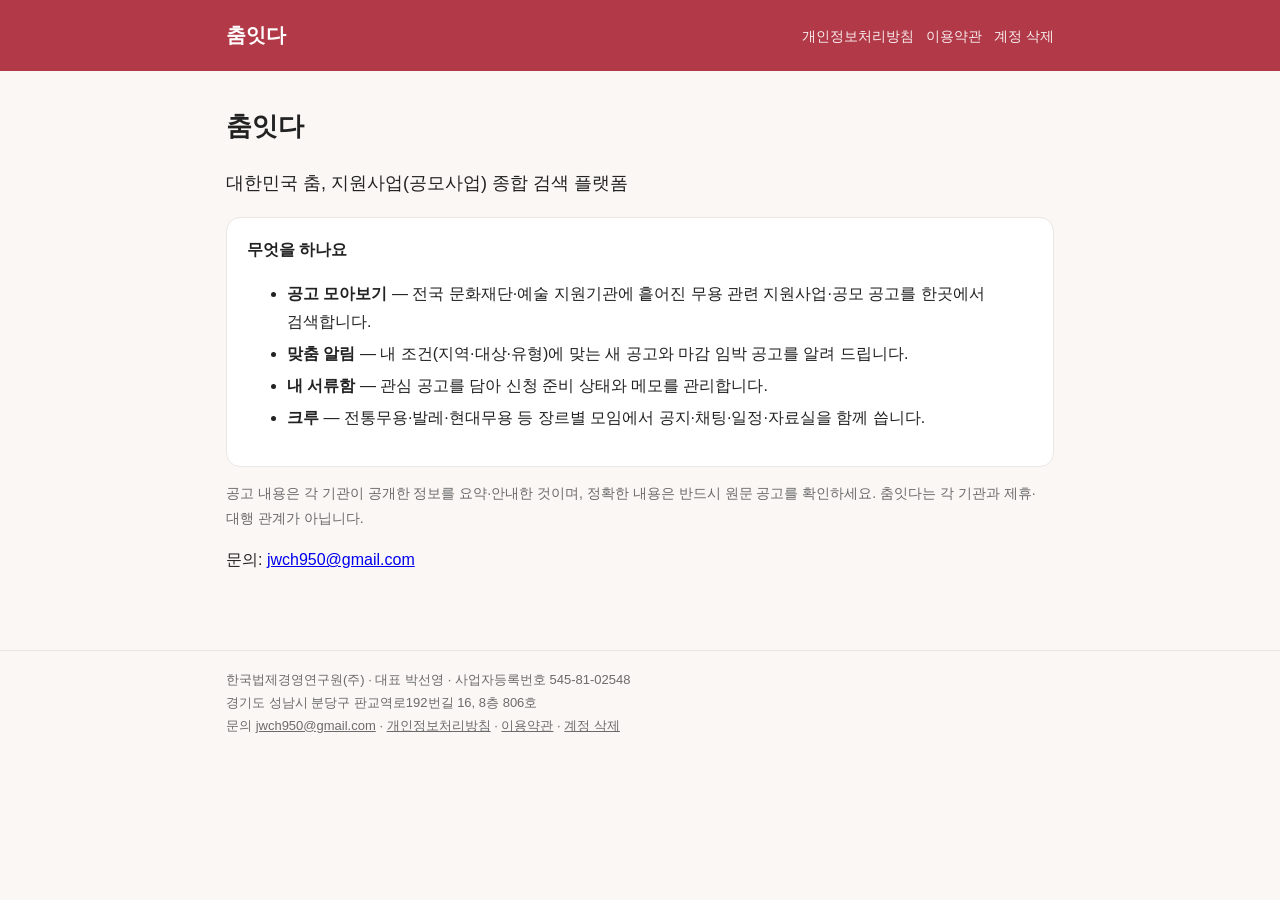
<file: index.html>
<!doctype html><html lang="ko"><head><meta charset="utf-8"><meta name="viewport" content="width=device-width,initial-scale=1"><link rel="stylesheet" href="/style.css"><title>춤잇다 — 대한민국 춤 지원사업 종합 검색</title><meta name="description" content="대한민국 춤, 지원사업(공모사업) 종합 검색 플랫폼 춤잇다"></head><body><header><div class="in"><a class="logo" href="/">춤잇다</a><nav><a href="/privacy.html">개인정보처리방침</a><a href="/terms.html">이용약관</a><a href="/delete-account.html">계정 삭제</a></nav></div></header><main>
<h1>춤잇다</h1><p style="font-size:18px">대한민국 춤, 지원사업(공모사업) 종합 검색 플랫폼</p>
<div class="box"><h3 style="margin-top:0">무엇을 하나요</h3><ul>
<li><b>공고 모아보기</b> — 전국 문화재단·예술 지원기관에 흩어진 무용 관련 지원사업·공모 공고를 한곳에서 검색합니다.</li>
<li><b>맞춤 알림</b> — 내 조건(지역·대상·유형)에 맞는 새 공고와 마감 임박 공고를 알려 드립니다.</li>
<li><b>내 서류함</b> — 관심 공고를 담아 신청 준비 상태와 메모를 관리합니다.</li>
<li><b>크루</b> — 전통무용·발레·현대무용 등 장르별 모임에서 공지·채팅·일정·자료실을 함께 씁니다.</li></ul></div>
<p class="muted">공고 내용은 각 기관이 공개한 정보를 요약·안내한 것이며, 정확한 내용은 반드시 원문 공고를 확인하세요. 춤잇다는 각 기관과 제휴·대행 관계가 아닙니다.</p>
<p>문의: <a href="mailto:jwch950@gmail.com">jwch950@gmail.com</a></p></main><footer><div class="in">한국법제경영연구원(주) · 대표 박선영 · 사업자등록번호 545-81-02548<br>경기도 성남시 분당구 판교역로192번길 16, 8층 806호<br>문의 <a href="mailto:jwch950@gmail.com">jwch950@gmail.com</a> · <a href="/privacy.html">개인정보처리방침</a> · <a href="/terms.html">이용약관</a> · <a href="/delete-account.html">계정 삭제</a></div></footer></body></html>
</file>
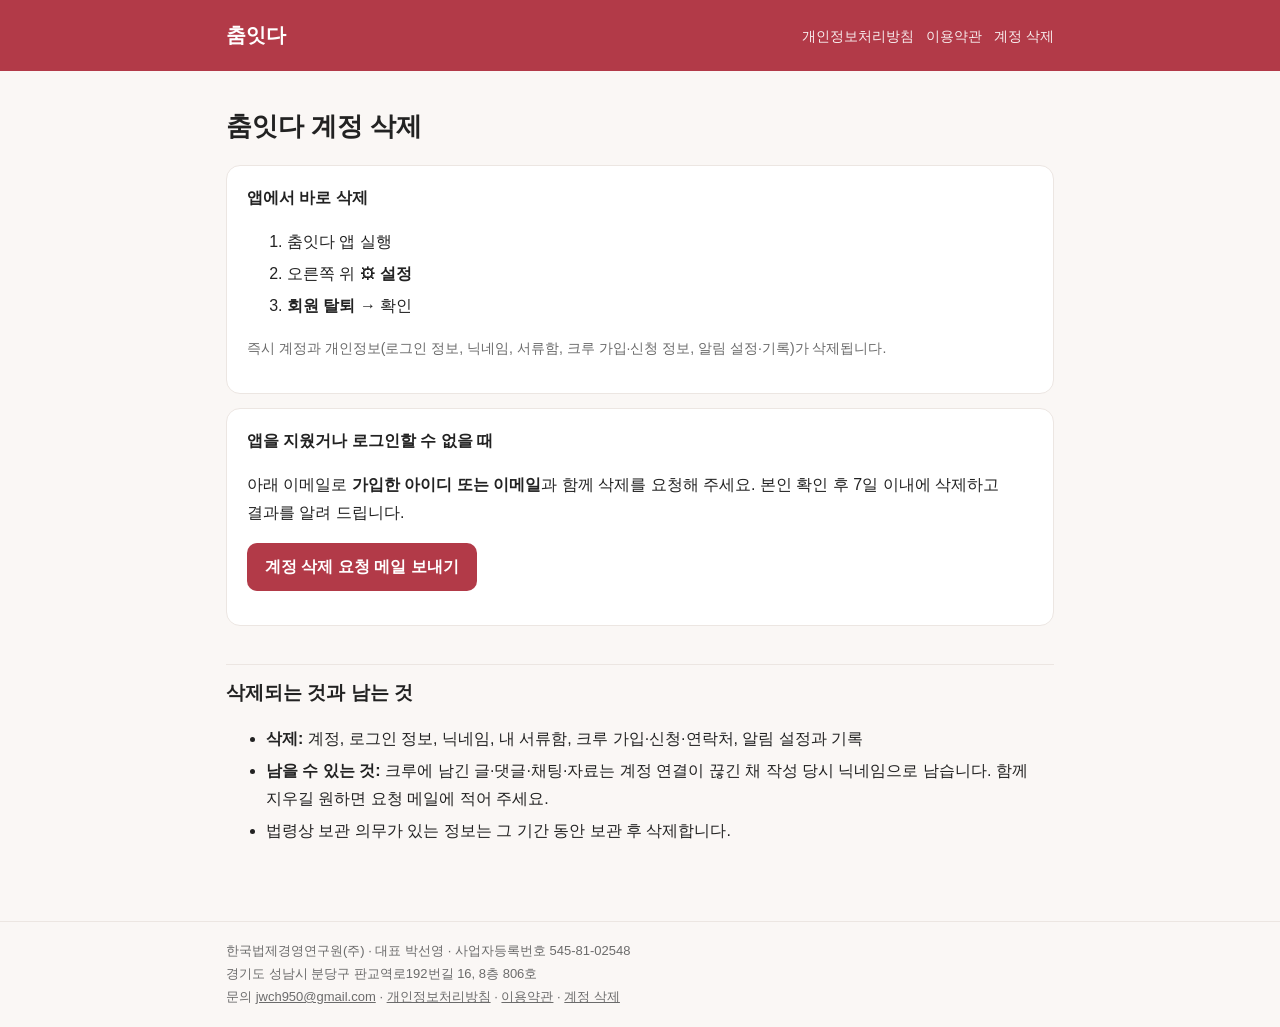
<file: delete-account.html>
<!doctype html><html lang="ko"><head><meta charset="utf-8"><meta name="viewport" content="width=device-width,initial-scale=1"><link rel="stylesheet" href="/style.css"><title>계정 삭제 — 춤잇다</title><meta name="description" content="춤잇다 계정 및 데이터 삭제 방법"></head><body><header><div class="in"><a class="logo" href="/">춤잇다</a><nav><a href="/privacy.html">개인정보처리방침</a><a href="/terms.html">이용약관</a><a href="/delete-account.html">계정 삭제</a></nav></div></header><main>
<h1>춤잇다 계정 삭제</h1>
<div class="box"><h3 style="margin-top:0">앱에서 바로 삭제</h3><ol><li>춤잇다 앱 실행</li><li>오른쪽 위 <b>⚙ 설정</b></li><li><b>회원 탈퇴</b> → 확인</li></ol><p class="muted">즉시 계정과 개인정보(로그인 정보, 닉네임, 서류함, 크루 가입·신청 정보, 알림 설정·기록)가 삭제됩니다.</p></div>
<div class="box"><h3 style="margin-top:0">앱을 지웠거나 로그인할 수 없을 때</h3><p>아래 이메일로 <b>가입한 아이디 또는 이메일</b>과 함께 삭제를 요청해 주세요. 본인 확인 후 7일 이내에 삭제하고 결과를 알려 드립니다.</p><p><a class="btn" href="mailto:jwch950@gmail.com?subject=%EC%B6%A4%EC%9E%87%EB%8B%A4%20%EA%B3%84%EC%A0%95%20%EC%82%AD%EC%A0%9C%20%EC%9A%94%EC%B2%AD">계정 삭제 요청 메일 보내기</a></p></div>
<h2>삭제되는 것과 남는 것</h2><ul><li><b>삭제:</b> 계정, 로그인 정보, 닉네임, 내 서류함, 크루 가입·신청·연락처, 알림 설정과 기록</li><li><b>남을 수 있는 것:</b> 크루에 남긴 글·댓글·채팅·자료는 계정 연결이 끊긴 채 작성 당시 닉네임으로 남습니다. 함께 지우길 원하면 요청 메일에 적어 주세요.</li><li>법령상 보관 의무가 있는 정보는 그 기간 동안 보관 후 삭제합니다.</li></ul></main><footer><div class="in">한국법제경영연구원(주) · 대표 박선영 · 사업자등록번호 545-81-02548<br>경기도 성남시 분당구 판교역로192번길 16, 8층 806호<br>문의 <a href="mailto:jwch950@gmail.com">jwch950@gmail.com</a> · <a href="/privacy.html">개인정보처리방침</a> · <a href="/terms.html">이용약관</a> · <a href="/delete-account.html">계정 삭제</a></div></footer></body></html>
</file>
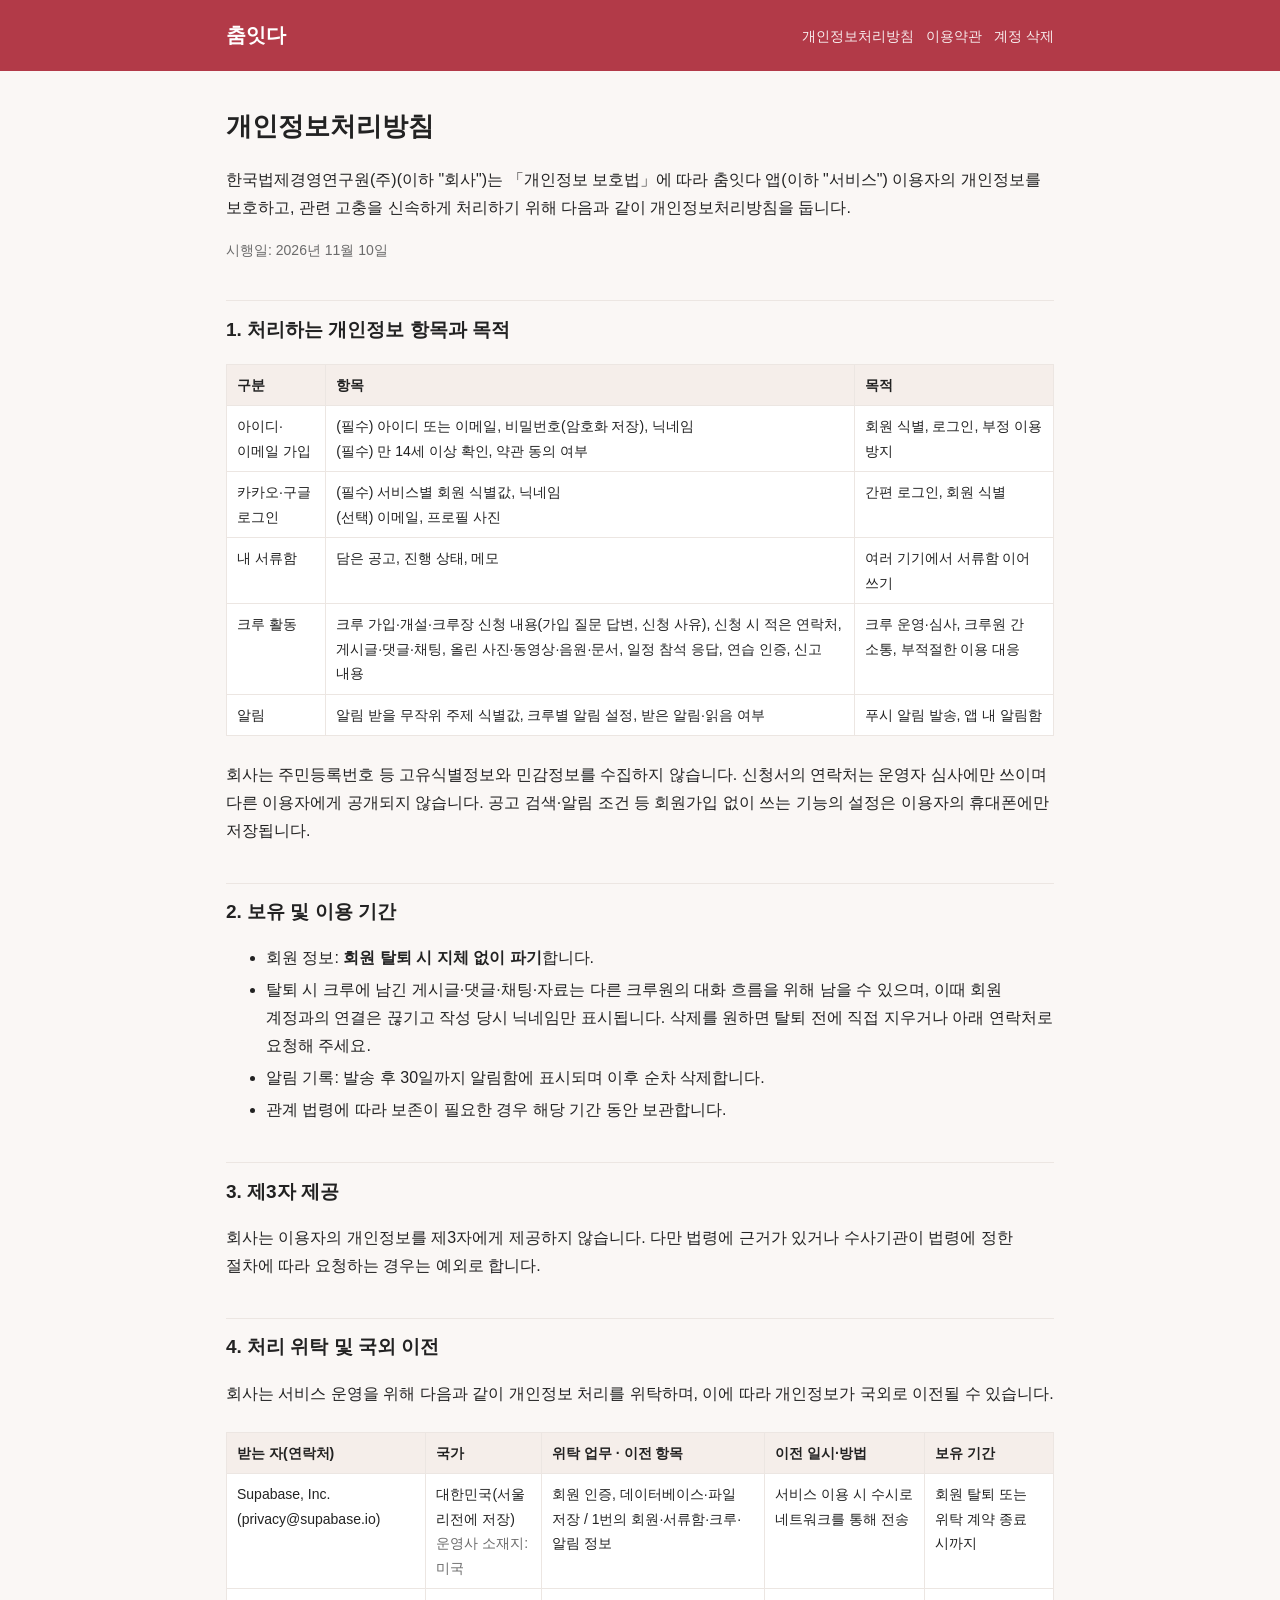
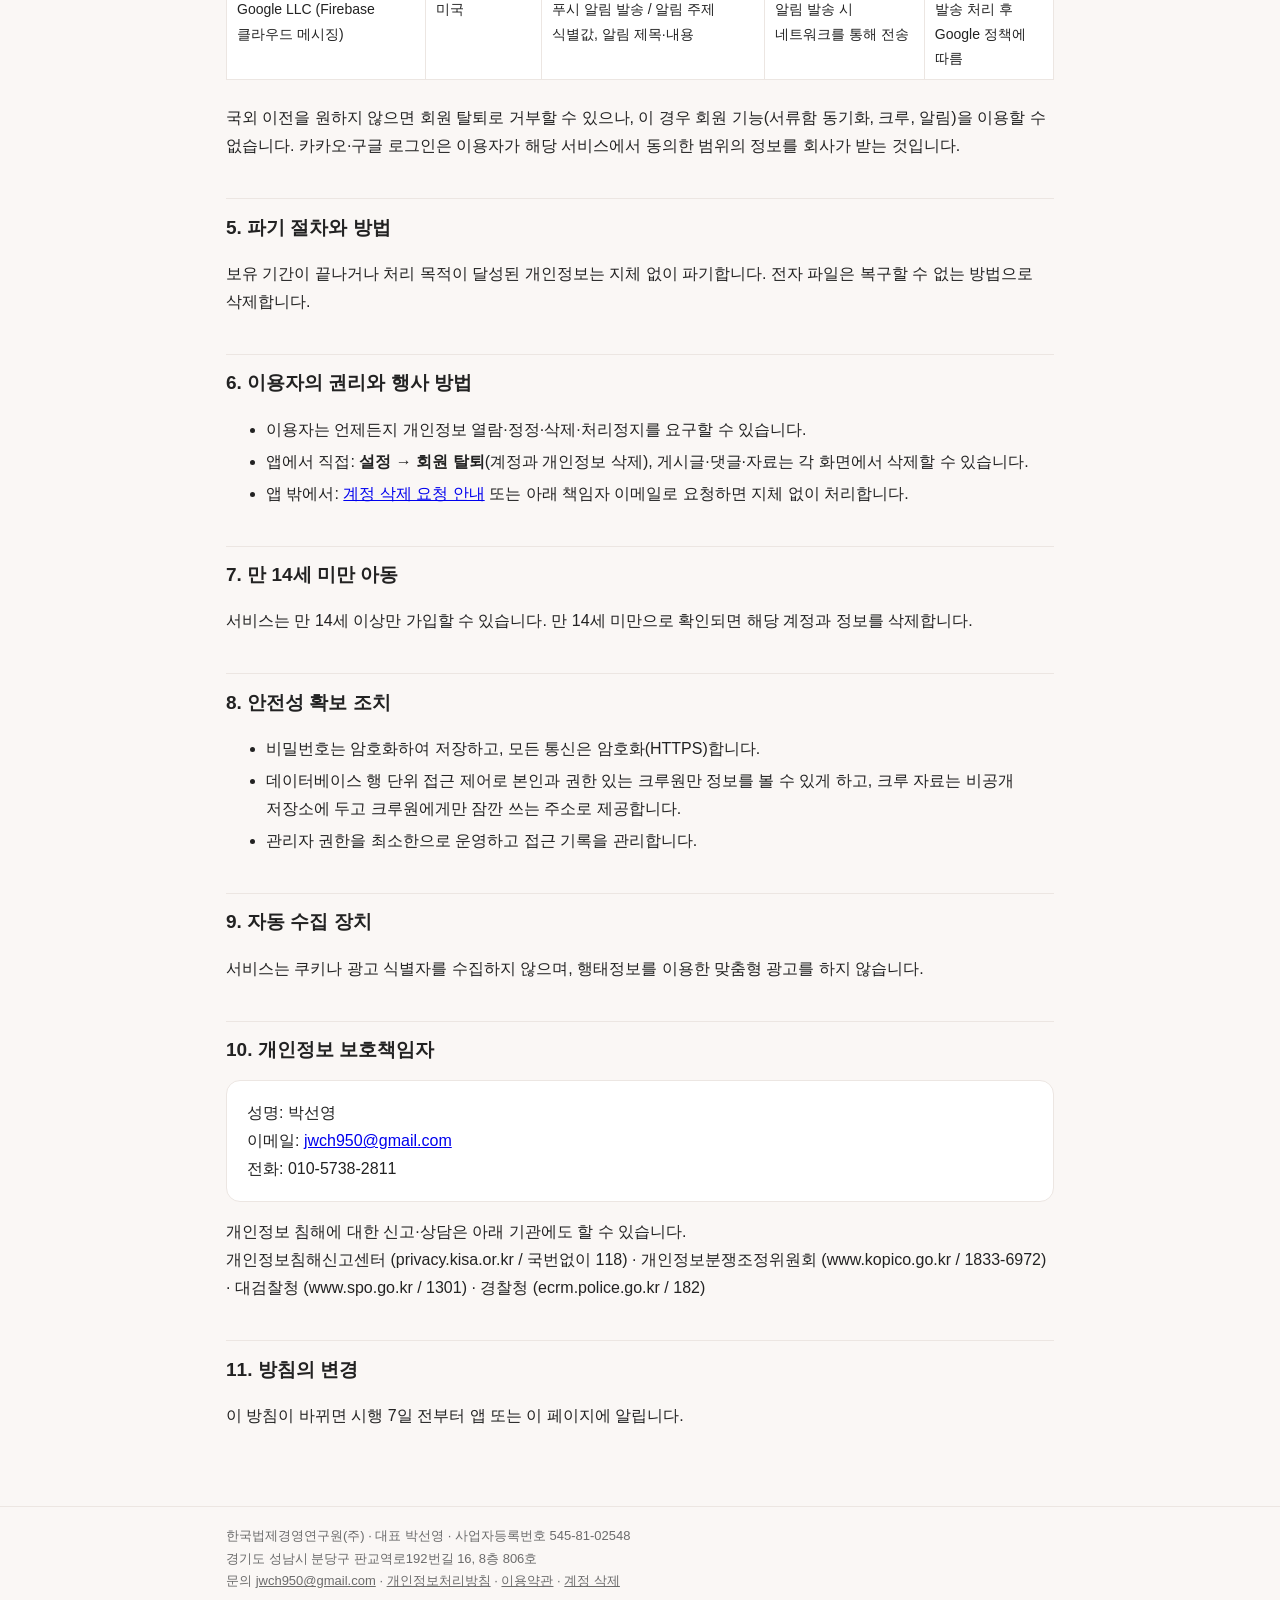
<file: privacy.html>
<!doctype html><html lang="ko"><head><meta charset="utf-8"><meta name="viewport" content="width=device-width,initial-scale=1"><link rel="stylesheet" href="/style.css"><title>개인정보처리방침 — 춤잇다</title><meta name="description" content="춤잇다 개인정보처리방침"></head><body><header><div class="in"><a class="logo" href="/">춤잇다</a><nav><a href="/privacy.html">개인정보처리방침</a><a href="/terms.html">이용약관</a><a href="/delete-account.html">계정 삭제</a></nav></div></header><main>
<h1>개인정보처리방침</h1>
<p>한국법제경영연구원(주)(이하 "회사")는 「개인정보 보호법」에 따라 춤잇다 앱(이하 "서비스") 이용자의 개인정보를 보호하고, 관련 고충을 신속하게 처리하기 위해 다음과 같이 개인정보처리방침을 둡니다.</p>
<p class="muted">시행일: 2026년 11월 10일</p>

<h2>1. 처리하는 개인정보 항목과 목적</h2>
<div class="wrap"><table><tr><th>구분</th><th>항목</th><th>목적</th></tr>
<tr><td>아이디·이메일 가입</td><td>(필수) 아이디 또는 이메일, 비밀번호(암호화 저장), 닉네임<br>(필수) 만 14세 이상 확인, 약관 동의 여부</td><td>회원 식별, 로그인, 부정 이용 방지</td></tr>
<tr><td>카카오·구글 로그인</td><td>(필수) 서비스별 회원 식별값, 닉네임<br>(선택) 이메일, 프로필 사진</td><td>간편 로그인, 회원 식별</td></tr>
<tr><td>내 서류함</td><td>담은 공고, 진행 상태, 메모</td><td>여러 기기에서 서류함 이어 쓰기</td></tr>
<tr><td>크루 활동</td><td>크루 가입·개설·크루장 신청 내용(가입 질문 답변, 신청 사유), 신청 시 적은 연락처, 게시글·댓글·채팅, 올린 사진·동영상·음원·문서, 일정 참석 응답, 연습 인증, 신고 내용</td><td>크루 운영·심사, 크루원 간 소통, 부적절한 이용 대응</td></tr>
<tr><td>알림</td><td>알림 받을 무작위 주제 식별값, 크루별 알림 설정, 받은 알림·읽음 여부</td><td>푸시 알림 발송, 앱 내 알림함</td></tr>
</table></div>
<p>회사는 주민등록번호 등 고유식별정보와 민감정보를 수집하지 않습니다. 신청서의 연락처는 운영자 심사에만 쓰이며 다른 이용자에게 공개되지 않습니다. 공고 검색·알림 조건 등 회원가입 없이 쓰는 기능의 설정은 이용자의 휴대폰에만 저장됩니다.</p>

<h2>2. 보유 및 이용 기간</h2>
<ul><li>회원 정보: <b>회원 탈퇴 시 지체 없이 파기</b>합니다.</li>
<li>탈퇴 시 크루에 남긴 게시글·댓글·채팅·자료는 다른 크루원의 대화 흐름을 위해 남을 수 있으며, 이때 회원 계정과의 연결은 끊기고 작성 당시 닉네임만 표시됩니다. 삭제를 원하면 탈퇴 전에 직접 지우거나 아래 연락처로 요청해 주세요.</li>
<li>알림 기록: 발송 후 30일까지 알림함에 표시되며 이후 순차 삭제합니다.</li>
<li>관계 법령에 따라 보존이 필요한 경우 해당 기간 동안 보관합니다.</li></ul>

<h2>3. 제3자 제공</h2>
<p>회사는 이용자의 개인정보를 제3자에게 제공하지 않습니다. 다만 법령에 근거가 있거나 수사기관이 법령에 정한 절차에 따라 요청하는 경우는 예외로 합니다.</p>

<h2>4. 처리 위탁 및 국외 이전</h2>
<p>회사는 서비스 운영을 위해 다음과 같이 개인정보 처리를 위탁하며, 이에 따라 개인정보가 국외로 이전될 수 있습니다.</p>
<div class="wrap"><table><tr><th>받는 자(연락처)</th><th>국가</th><th>위탁 업무 · 이전 항목</th><th>이전 일시·방법</th><th>보유 기간</th></tr>
<tr><td>Supabase, Inc. (privacy@supabase.io)</td><td>대한민국(서울 리전에 저장)<br><span class="muted">운영사 소재지: 미국</span></td><td>회원 인증, 데이터베이스·파일 저장 / 1번의 회원·서류함·크루·알림 정보</td><td>서비스 이용 시 수시로 네트워크를 통해 전송</td><td>회원 탈퇴 또는 위탁 계약 종료 시까지</td></tr>
<tr><td>Google LLC (Firebase 클라우드 메시징)</td><td>미국</td><td>푸시 알림 발송 / 알림 주제 식별값, 알림 제목·내용</td><td>알림 발송 시 네트워크를 통해 전송</td><td>발송 처리 후 Google 정책에 따름</td></tr>
</table></div>
<p>국외 이전을 원하지 않으면 회원 탈퇴로 거부할 수 있으나, 이 경우 회원 기능(서류함 동기화, 크루, 알림)을 이용할 수 없습니다. 카카오·구글 로그인은 이용자가 해당 서비스에서 동의한 범위의 정보를 회사가 받는 것입니다.</p>

<h2>5. 파기 절차와 방법</h2>
<p>보유 기간이 끝나거나 처리 목적이 달성된 개인정보는 지체 없이 파기합니다. 전자 파일은 복구할 수 없는 방법으로 삭제합니다.</p>

<h2>6. 이용자의 권리와 행사 방법</h2>
<ul><li>이용자는 언제든지 개인정보 열람·정정·삭제·처리정지를 요구할 수 있습니다.</li>
<li>앱에서 직접: <b>설정 → 회원 탈퇴</b>(계정과 개인정보 삭제), 게시글·댓글·자료는 각 화면에서 삭제할 수 있습니다.</li>
<li>앱 밖에서: <a href="/delete-account.html">계정 삭제 요청 안내</a> 또는 아래 책임자 이메일로 요청하면 지체 없이 처리합니다.</li></ul>

<h2>7. 만 14세 미만 아동</h2>
<p>서비스는 만 14세 이상만 가입할 수 있습니다. 만 14세 미만으로 확인되면 해당 계정과 정보를 삭제합니다.</p>

<h2>8. 안전성 확보 조치</h2>
<ul><li>비밀번호는 암호화하여 저장하고, 모든 통신은 암호화(HTTPS)합니다.</li>
<li>데이터베이스 행 단위 접근 제어로 본인과 권한 있는 크루원만 정보를 볼 수 있게 하고, 크루 자료는 비공개 저장소에 두고 크루원에게만 잠깐 쓰는 주소로 제공합니다.</li>
<li>관리자 권한을 최소한으로 운영하고 접근 기록을 관리합니다.</li></ul>

<h2>9. 자동 수집 장치</h2>
<p>서비스는 쿠키나 광고 식별자를 수집하지 않으며, 행태정보를 이용한 맞춤형 광고를 하지 않습니다.</p>

<h2>10. 개인정보 보호책임자</h2>
<div class="box">성명: 박선영<br>이메일: <a href="mailto:jwch950@gmail.com">jwch950@gmail.com</a><br>전화: 010-5738-2811</div>
<p>개인정보 침해에 대한 신고·상담은 아래 기관에도 할 수 있습니다.<br>
개인정보침해신고센터 (privacy.kisa.or.kr / 국번없이 118) · 개인정보분쟁조정위원회 (www.kopico.go.kr / 1833-6972) · 대검찰청 (www.spo.go.kr / 1301) · 경찰청 (ecrm.police.go.kr / 182)</p>

<h2>11. 방침의 변경</h2>
<p>이 방침이 바뀌면 시행 7일 전부터 앱 또는 이 페이지에 알립니다.</p></main><footer><div class="in">한국법제경영연구원(주) · 대표 박선영 · 사업자등록번호 545-81-02548<br>경기도 성남시 분당구 판교역로192번길 16, 8층 806호<br>문의 <a href="mailto:jwch950@gmail.com">jwch950@gmail.com</a> · <a href="/privacy.html">개인정보처리방침</a> · <a href="/terms.html">이용약관</a> · <a href="/delete-account.html">계정 삭제</a></div></footer></body></html>
</file>
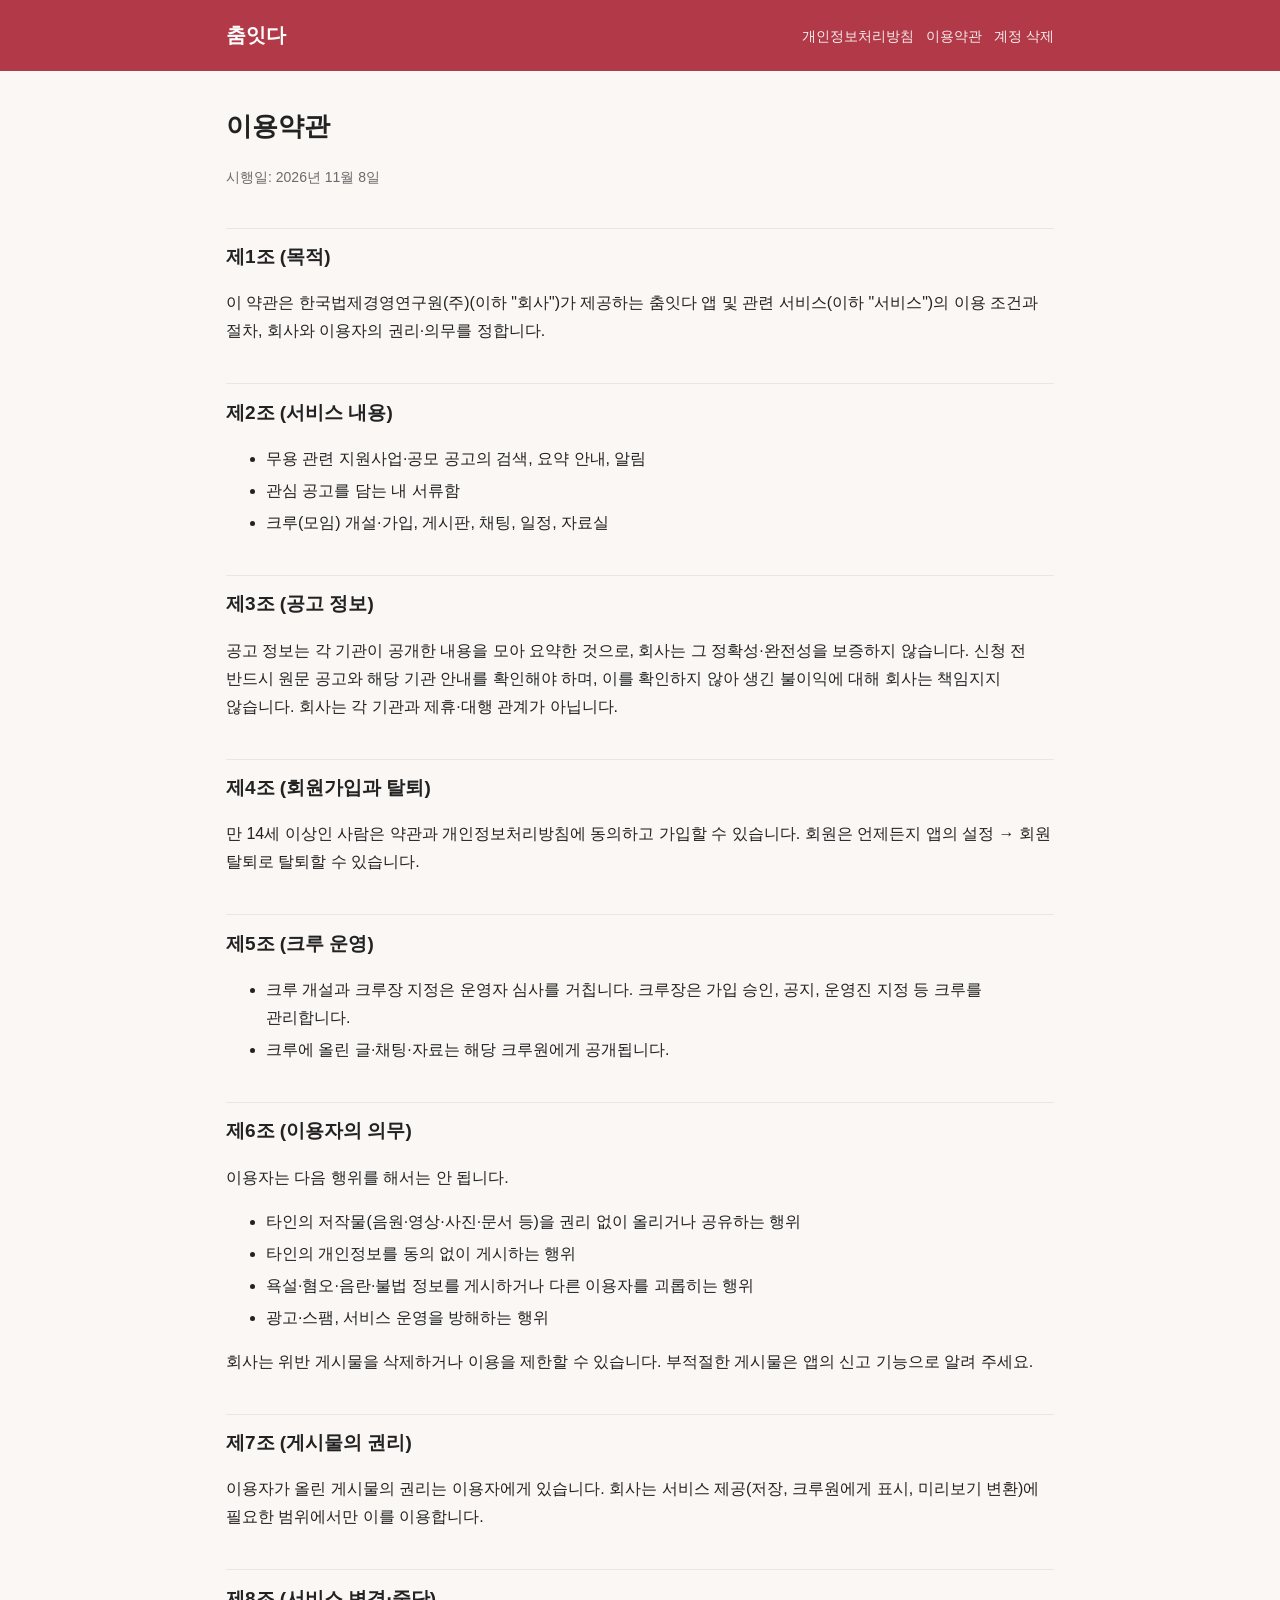
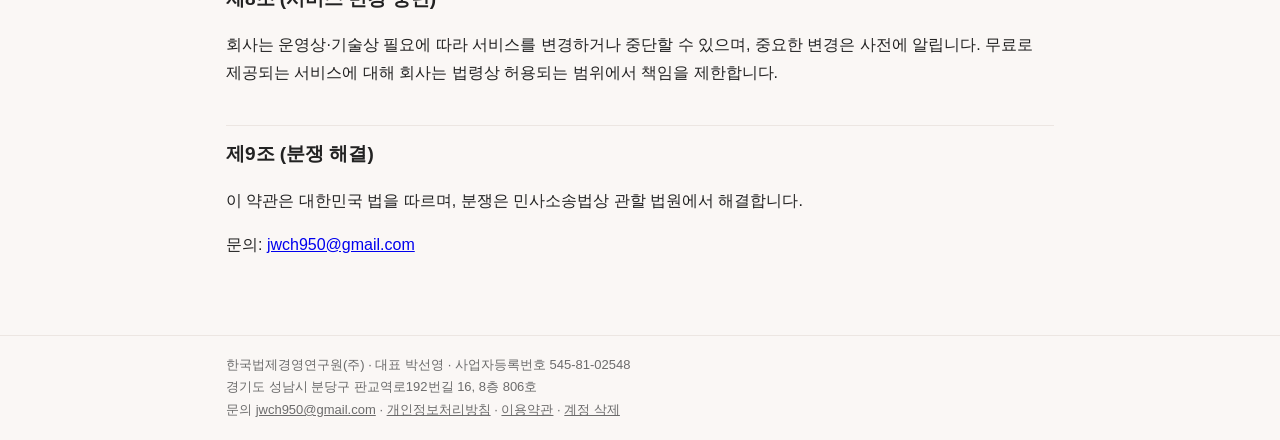
<file: terms.html>
<!doctype html><html lang="ko"><head><meta charset="utf-8"><meta name="viewport" content="width=device-width,initial-scale=1"><link rel="stylesheet" href="/style.css"><title>이용약관 — 춤잇다</title><meta name="description" content="춤잇다 서비스 이용약관"></head><body><header><div class="in"><a class="logo" href="/">춤잇다</a><nav><a href="/privacy.html">개인정보처리방침</a><a href="/terms.html">이용약관</a><a href="/delete-account.html">계정 삭제</a></nav></div></header><main>
<h1>이용약관</h1><p class="muted">시행일: 2026년 11월 8일</p>
<h2>제1조 (목적)</h2><p>이 약관은 한국법제경영연구원(주)(이하 "회사")가 제공하는 춤잇다 앱 및 관련 서비스(이하 "서비스")의 이용 조건과 절차, 회사와 이용자의 권리·의무를 정합니다.</p>
<h2>제2조 (서비스 내용)</h2><ul><li>무용 관련 지원사업·공모 공고의 검색, 요약 안내, 알림</li><li>관심 공고를 담는 내 서류함</li><li>크루(모임) 개설·가입, 게시판, 채팅, 일정, 자료실</li></ul>
<h2>제3조 (공고 정보)</h2><p>공고 정보는 각 기관이 공개한 내용을 모아 요약한 것으로, 회사는 그 정확성·완전성을 보증하지 않습니다. 신청 전 반드시 원문 공고와 해당 기관 안내를 확인해야 하며, 이를 확인하지 않아 생긴 불이익에 대해 회사는 책임지지 않습니다. 회사는 각 기관과 제휴·대행 관계가 아닙니다.</p>
<h2>제4조 (회원가입과 탈퇴)</h2><p>만 14세 이상인 사람은 약관과 개인정보처리방침에 동의하고 가입할 수 있습니다. 회원은 언제든지 앱의 설정 → 회원 탈퇴로 탈퇴할 수 있습니다.</p>
<h2>제5조 (크루 운영)</h2><ul><li>크루 개설과 크루장 지정은 운영자 심사를 거칩니다. 크루장은 가입 승인, 공지, 운영진 지정 등 크루를 관리합니다.</li><li>크루에 올린 글·채팅·자료는 해당 크루원에게 공개됩니다.</li></ul>
<h2>제6조 (이용자의 의무)</h2><p>이용자는 다음 행위를 해서는 안 됩니다.</p><ul><li>타인의 저작물(음원·영상·사진·문서 등)을 권리 없이 올리거나 공유하는 행위</li><li>타인의 개인정보를 동의 없이 게시하는 행위</li><li>욕설·혐오·음란·불법 정보를 게시하거나 다른 이용자를 괴롭히는 행위</li><li>광고·스팸, 서비스 운영을 방해하는 행위</li></ul>
<p>회사는 위반 게시물을 삭제하거나 이용을 제한할 수 있습니다. 부적절한 게시물은 앱의 신고 기능으로 알려 주세요.</p>
<h2>제7조 (게시물의 권리)</h2><p>이용자가 올린 게시물의 권리는 이용자에게 있습니다. 회사는 서비스 제공(저장, 크루원에게 표시, 미리보기 변환)에 필요한 범위에서만 이를 이용합니다.</p>
<h2>제8조 (서비스 변경·중단)</h2><p>회사는 운영상·기술상 필요에 따라 서비스를 변경하거나 중단할 수 있으며, 중요한 변경은 사전에 알립니다. 무료로 제공되는 서비스에 대해 회사는 법령상 허용되는 범위에서 책임을 제한합니다.</p>
<h2>제9조 (분쟁 해결)</h2><p>이 약관은 대한민국 법을 따르며, 분쟁은 민사소송법상 관할 법원에서 해결합니다.</p>
<p>문의: <a href="mailto:jwch950@gmail.com">jwch950@gmail.com</a></p></main><footer><div class="in">한국법제경영연구원(주) · 대표 박선영 · 사업자등록번호 545-81-02548<br>경기도 성남시 분당구 판교역로192번길 16, 8층 806호<br>문의 <a href="mailto:jwch950@gmail.com">jwch950@gmail.com</a> · <a href="/privacy.html">개인정보처리방침</a> · <a href="/terms.html">이용약관</a> · <a href="/delete-account.html">계정 삭제</a></div></footer></body></html>
</file>
<file: style.css>
:root{--brand:#B23A48;--ink:#222;--muted:#6b6b6b;--line:#ece6e2;--bg:#faf7f5}
*{box-sizing:border-box}body{margin:0;background:var(--bg);color:var(--ink);font:16px/1.75 -apple-system,BlinkMacSystemFont,"Apple SD Gothic Neo","Noto Sans KR","Malgun Gothic",sans-serif;word-break:keep-all}
header{background:var(--brand);color:#fff}header .in{max-width:860px;margin:auto;padding:18px 16px;display:flex;gap:16px;align-items:center;flex-wrap:wrap}
header a{color:#fff;text-decoration:none}header .logo{font-weight:800;font-size:20px;margin-right:auto}header nav a{font-size:14px;opacity:.9;margin-left:12px}
main{max-width:860px;margin:auto;padding:28px 16px 60px}h1{font-size:26px;margin:.2em 0 .6em}h2{font-size:19px;margin:2em 0 .5em;padding-top:.6em;border-top:1px solid var(--line)}
h3{font-size:16px;margin:1.4em 0 .3em}table{border-collapse:collapse;width:100%;font-size:14px;margin:.6em 0;background:#fff}th,td{border:1px solid var(--line);padding:8px 10px;text-align:left;vertical-align:top}th{background:#f5eeea}
.box{background:#fff;border:1px solid var(--line);border-radius:14px;padding:18px 20px;margin:14px 0}.muted{color:var(--muted);font-size:14px}.btn{display:inline-block;background:var(--brand);color:#fff;padding:10px 18px;border-radius:10px;text-decoration:none;font-weight:700}
footer{border-top:1px solid var(--line);color:var(--muted);font-size:13px}footer .in{max-width:860px;margin:auto;padding:18px 16px}footer a{color:var(--muted)}
ol li,ul li{margin:.25em 0}.wrap{overflow-x:auto}
</file>
